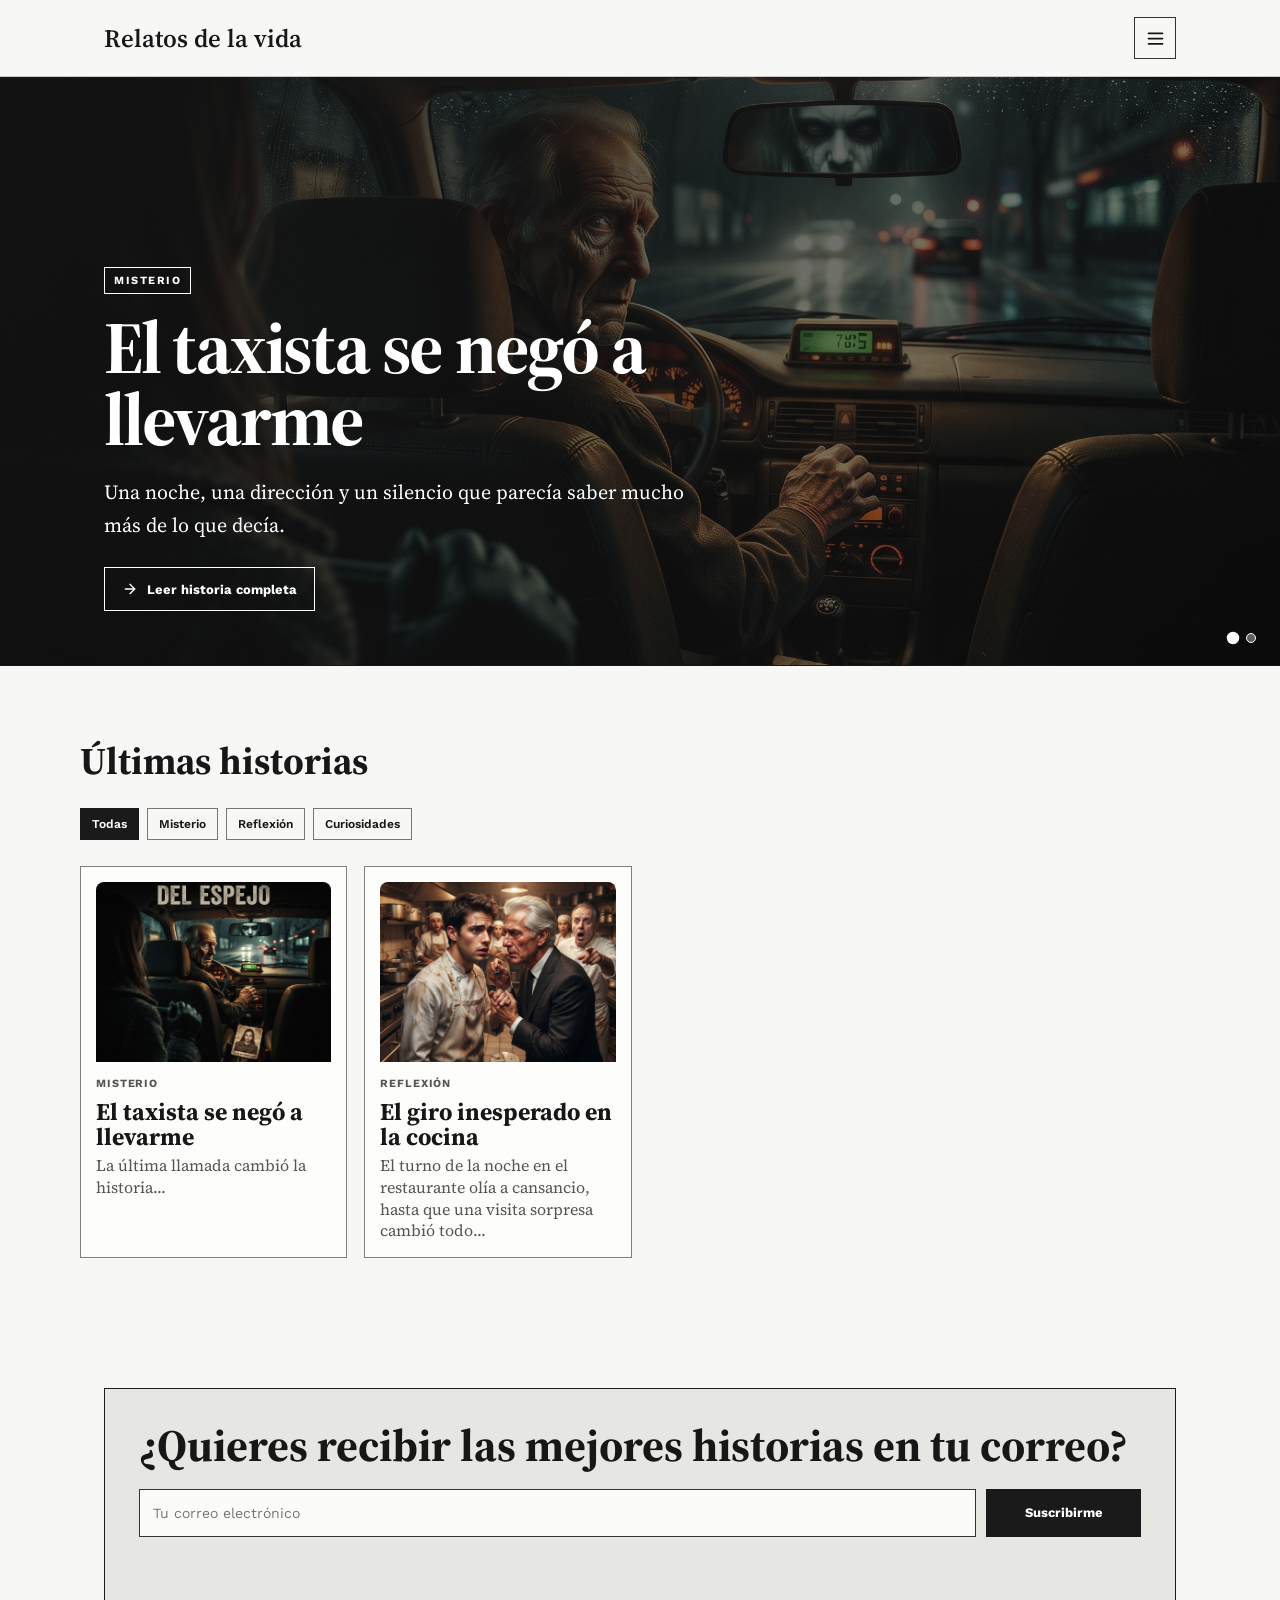
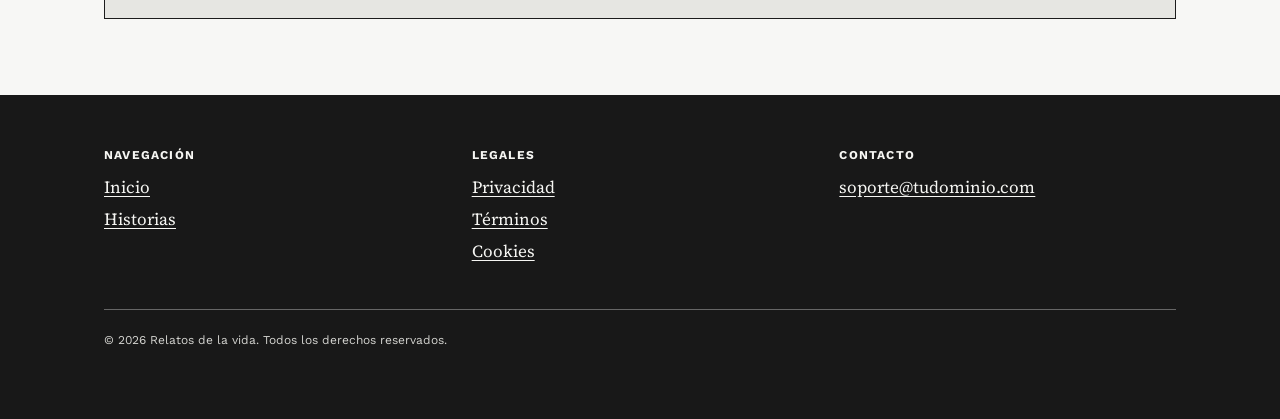
<file: index.html>
<!DOCTYPE html>
<html lang="es">
<head>
  <meta charset="UTF-8">
  <meta name="viewport" content="width=device-width, initial-scale=1.0">

  <!-- ← Cambia el título y la descripción por los reales de tu sitio -->
  <title>Relatos de la vida — Portal de Historias</title>
  <meta name="description" content="Descubre las historias más fascinantes del momento. Misterio, reflexión y curiosidades en un formato diseñado para leer en tu móvil.">

  <!-- Estilos -->
  <link rel="stylesheet" href="css/styles.css">

  <!-- Fuentes (Google Fonts) -->
  <link rel="preconnect" href="https://fonts.googleapis.com">
  <link rel="preconnect" href="https://fonts.gstatic.com" crossorigin>
  <link href="https://fonts.googleapis.com/css2?family=Source+Serif+Pro:ital,wght@0,400;0,600;0,700;1,400&family=Work+Sans:wght@400;500;600;700&display=swap" rel="stylesheet">
</head>
<body>
  <div class="app-shell">

    <!-- ================================================================
         HEADER FIJO
         El header es idéntico en todas las páginas del sitio.
         ================================================================ -->
    <header class="top-header">
      <div class="header-inner">
        <div class="header-brand">
          <!-- ← Cambia "Relatos de la vida" por el nombre real de tu sitio -->
          <h1 class="site-name"><a href="index.html">Relatos de la vida</a></h1>
        </div>
        <button id="menu-toggle" class="menu-toggle" type="button"
                aria-controls="main-menu" aria-expanded="false">
          <!-- Icono hamburguesa (SVG inline — sin dependencias externas) -->
          <svg xmlns="http://www.w3.org/2000/svg" viewBox="0 0 24 24" aria-hidden="true">
            <line x1="4" x2="20" y1="6" y2="6"/>
            <line x1="4" x2="20" y1="12" y2="12"/>
            <line x1="4" x2="20" y1="18" y2="18"/>
          </svg>
          <span class="sr-only">Abrir menú</span>
        </button>
      </div>
    </header>

    <!-- ================================================================
         MENÚ DESPLEGABLE
         En index.html usa <button> porque la navegación es interna (JS).
         En las páginas de historias usa <a> porque son enlaces reales.
         ================================================================ -->
    <nav id="main-menu" class="nav-panel" aria-label="Navegación principal">
      <button type="button" data-action="home">Inicio</button>
      <button type="button" data-action="stories">Historias</button>
      <button type="button" data-action="contact">Contacto</button>
    </nav>

    <!-- ================================================================
         CONTENIDO PRINCIPAL
         ================================================================ -->
    <main>

      <!-- ══════════════════════════════════════════════════════════════
           VISTA PRINCIPAL (HOME)
           Esta sección contiene: Hero + Grid + Suscripción
           ══════════════════════════════════════════════════════════════ -->
      <section id="home-view" class="view is-active" aria-label="Vista de inicio">

        <!-- ── HERO — Carrusel Automático de Historias ────────────────────────────── -->
        <section id="hero-section" class="hero">
          <div class="hero-content">
            <span id="hero-category" class="category-chip">Misterio</span>

            <div class="hero-copy">
              <h2 id="hero-title" class="hero-title">El taxista se negó a llevarme y entonces descubrí por qué...</h2>
              <p id="hero-excerpt" class="hero-excerpt">Una noche, una dirección y un silencio que parecía saber mucho más de lo que decía.</p>

              <a id="hero-link" href="historia-taxista.html" class="outline-button">
                <svg xmlns="http://www.w3.org/2000/svg" viewBox="0 0 24 24" aria-hidden="true">
                  <path d="M5 12h14"/><path d="m12 5 7 7-7 7"/>
                </svg>
                <span>Leer historia completa</span>
              </a>
            </div>
          </div>
          <div id="hero-dots" class="hero-dots"></div>
        </section>

        <!-- ── GRID DE HISTORIAS ─────────────────────────────────────── -->
        <section id="stories-section" class="content-width section-spacing">
          <div class="section-heading">
            <h2>Últimas historias</h2>
          </div>

          <!-- Filtros por categoría -->
          <div class="filter-row" aria-label="Filtrar historias">
            <button class="filter-button is-selected" type="button" data-filter="all">Todas</button>
            <button class="filter-button" type="button" data-filter="Misterio">Misterio</button>
            <button class="filter-button" type="button" data-filter="Reflexión">Reflexión</button>
            <button class="filter-button" type="button" data-filter="Curiosidades">Curiosidades</button>
          </div>

          <!-- ──────────────────────────────────────────────────────────
               TARJETAS DE HISTORIAS

               ★ CÓMO AÑADIR UNA NUEVA HISTORIA AL GRID ★

               Copia este bloque y pégalo dentro de #story-grid:

               <a class="story-card" href="historia-nueva.html" data-category="Misterio" data-image="images/historia-nueva.jpg" data-excerpt="Extracto de la historia...">
                 <img src="images/historia-nueva.jpg" alt="Título de la nueva historia" class="thumbnail">
                 <span class="story-meta">Misterio</span>
                 <h3>Título de la nueva historia</h3>
                 <p>Extracto breve que engancha al lector...</p>
               </a>
               ────────────────────────────────────────────────────────── -->
          <div id="story-grid" class="story-grid">

            <!-- Tarjeta 1 — Misterio (enlazada a historia real) -->
            <a class="story-card" href="historia-taxista.html" data-category="Misterio" data-image="images/taxista.jpg" data-excerpt="Una noche, una dirección y un silencio que parecía saber mucho más de lo que decía.">
              <img src="images/taxista.jpg" alt="El taxista se negó a llevarme" class="thumbnail">
              <span class="story-meta">Misterio</span>
              <h3>El taxista se negó a llevarme</h3>
              <p>La última llamada cambió la historia...</p>
            </a>
             
            <a class="story-card" href="historia-turno-noche.html" data-category="Reflexión" data-image="images/cocina-fogong.jpg" data-excerpt="El turno de la noche en el restaurante olía a cansancio, hasta que una visita sorpresa cambió todo...">
  <img src="images/cocina-fogong.jpg" alt="El giro inesperado en la cocina" class="thumbnail">
  <span class="story-meta">Reflexión</span>
  <h3>El giro inesperado en la cocina</h3>
  <p>El turno de la noche en el restaurante olía a cansancio, hasta que una visita sorpresa cambió todo...</p>
</a>
          </div>

          <p id="filter-status" class="filter-status" aria-live="polite"></p>
        </section>

        <!-- ── SUSCRIPCIÓN ──────────────────────────────────────────── -->
        <section class="content-width subscribe-section">
          <div class="subscribe-box">
            <h2 class="subscribe-heading">¿Quieres recibir las mejores historias en tu correo?</h2>
            <form id="subscribe-form" class="subscribe-form" novalidate>
              <label class="sr-only" for="email">Correo electrónico</label>
              <input id="email" class="email-input" type="email" autocomplete="email"
                     placeholder="Tu correo electrónico">
              <button class="solid-button" type="submit">Suscribirme</button>
            </form>
            <p id="subscribe-message" class="form-message" aria-live="polite"></p>
          </div>
        </section>

      </section>
      <!-- Fin de #home-view -->


      <!-- ══════════════════════════════════════════════════════════════
           VISTAS LEGALES (internas, controladas por JavaScript)

           Estas secciones se muestran/ocultan dentro de index.html.
           Desde las páginas de historias, se accede con enlaces tipo:
           index.html#privacy, index.html#terms, index.html#cookies
           ══════════════════════════════════════════════════════════════ -->

      <!-- ── Política de Privacidad ──────────────────────────────────── -->
      <section id="legal-privacy-view" class="view" aria-label="Política de Privacidad">
        <article class="legal-reading">
          <button class="back-button" type="button" data-action="legal-back">
            <svg xmlns="http://www.w3.org/2000/svg" viewBox="0 0 24 24" aria-hidden="true">
              <path d="m12 19-7-7 7-7"/><path d="M19 12H5"/>
            </svg>
            <span>Volver al inicio</span>
          </button>

          <h2 class="reading-title">Política de Privacidad</h2>

          <!-- ← Edita el contenido legal según tu jurisdicción -->
          <div class="legal-content">
            <p>En este sitio web respetamos y protegemos la privacidad de nuestros usuarios. La presente Política de Privacidad establece los términos en que recopilamos, usamos y protegemos la información que es proporcionada por los usuarios al utilizar nuestro sitio web.</p>

            <h3>Información que recabamos</h3>
            <p>Nuestro sitio web puede recopilar información personal, por ejemplo: nombre o dirección de correo electrónico únicamente cuando el usuario decida proporcionarla de forma voluntaria a través de nuestros formularios de contacto o suscripción. Asimismo, se recopila información técnica no personal de forma automática (como dirección IP, tipo de navegador y páginas visitadas) mediante cookies técnicas y herramientas de análisis para mejorar la experiencia de navegación.</p>

            <h3>Uso de la información</h3>
            <p>La información recopilada es empleada para proporcionar el mejor servicio posible, mantener un registro de usuarios, optimizar nuestros contenidos y mostrar publicidad relevante a través de nuestros socios comerciales autorizados. No vendemos, cederemos ni distribuimos la información personal que es recopilada sin su consentimiento.</p>

            <h3>Enlaces a terceros</h3>
            <p>Este sitio web puede contener enlaces a otros sitios que pudieran ser de su interés. Una vez que usted haga clic en estos enlaces y abandone nuestra página, ya no tenemos control sobre al sitio al que es redirigido y por lo tanto no nos hacemos responsables de los términos o privacidad ni de la protección de sus datos en esos sitios terceros.</p>
          </div>
        </article>
      </section>

      <!-- ── Términos y Condiciones ──────────────────────────────────── -->
      <section id="legal-terms-view" class="view" aria-label="Términos y Condiciones">
        <article class="legal-reading">
          <button class="back-button" type="button" data-action="legal-back">
            <svg xmlns="http://www.w3.org/2000/svg" viewBox="0 0 24 24" aria-hidden="true">
              <path d="m12 19-7-7 7-7"/><path d="M19 12H5"/>
            </svg>
            <span>Volver al inicio</span>
          </button>

          <h2 class="reading-title">Términos y Condiciones</h2>

          <div class="legal-content">
            <h3>1. Términos</h3>
            <p>Al acceder a este sitio web, usted acepta estar sujeto a estos Términos y Condiciones de uso, todas las leyes y regulaciones aplicables, y acepta que es responsable del cumplimiento de cualquier ley local aplicable. Si no está de acuerdo con alguno de estos términos, se le prohíbe usar o acceder a este sitio.</p>

            <h3>2. Propiedad Intelectual</h3>
            <p>Todo el contenido publicado en este portal, incluyendo textos, gráficos, logotipos, iconos e imágenes, es propiedad del sitio o de sus proveedores de contenido y está protegido por las leyes de propiedad intelectual internacionales. Queda estrictamente prohibida la reproducción total o parcial de los materiales sin autorización previa y por escrito.</p>

            <h3>3. Uso del sitio</h3>
            <p>El contenido de las páginas de este sitio web es para su información general y uso exclusivo. Está sujeto a cambios sin previo aviso. Este sitio utiliza sistemas publicitarios de terceros para monetizar el tráfico; el usuario reconoce y acepta que al hacer clic en determinados enlaces interactivos o botones de navegación, puede ser redirigido a plataformas publicitarias externas ajenas a nuestro control directo.</p>

            <h3>4. Limitación de responsabilidad</h3>
            <p>En ningún caso el propietario de este sitio web será responsable por daños directos, indirectos, incidentales o consecuentes que surjan del uso o de la imposibilidad de usar los materiales e historias presentadas en este portal.</p>
          </div>
        </article>
      </section>

      <!-- ── Política de Cookies ─────────────────────────────────────── -->
      <section id="legal-cookies-view" class="view" aria-label="Política de Cookies">
        <article class="legal-reading">
          <button class="back-button" type="button" data-action="legal-back">
            <svg xmlns="http://www.w3.org/2000/svg" viewBox="0 0 24 24" aria-hidden="true">
              <path d="m12 19-7-7 7-7"/><path d="M19 12H5"/>
            </svg>
            <span>Volver al inicio</span>
          </button>

          <h2 class="reading-title">Política de Cookies</h2>

          <div class="legal-content">
            <p>Este sitio web utiliza cookies para ayudarnos a mejorar su experiencia de navegación, personalizar contenidos, analizar el tráfico web y gestionar de forma adecuada la visualización de anuncios publicitarios adaptados a sus intereses.</p>

            <h3>¿Qué son las cookies?</h3>
            <p>Una cookie es un pequeño archivo de texto que se almacena en su navegador cuando visita casi cualquier página web. Su utilidad es que el sitio sea capaz de recordar su visita cuando vuelva a navegar por esta página.</p>

            <h3>Tipos de cookies que utilizamos</h3>
            <p><strong>Cookies técnicas y de funcionamiento:</strong> Necesarias para permitir la navegación correcta por el sitio web y el funcionamiento de las vistas interactivas.</p>
            <p><strong>Cookies de análisis y publicidad:</strong> Utilizadas por nuestros socios publicitarios de terceros para gestionar las impresiones de anuncios, medir el rendimiento de las campañas y ofrecer contenidos comerciales relevantes para el usuario.</p>

            <h3>Desactivación de cookies</h3>
            <p>Usted puede permitir, bloquear o eliminar las cookies instaladas en su equipo mediante la configuración de las opciones del navegador instalado en su dispositivo. Tenga en cuenta que la desactivación de ciertas cookies puede afectar la funcionalidad óptima de algunas secciones de este sitio web.</p>
          </div>
        </article>
      </section>

    </main>

    <!-- ================================================================
         FOOTER
         El footer es idéntico en todas las páginas.
         En index.html usa <button> para las acciones internas (JS).
         En las páginas de historias usa <a> con enlaces reales.
         ================================================================ -->
    <footer id="site-footer" class="site-footer">
      <div class="footer-inner">
        <div class="footer-grid">
          <section>
            <h3>Navegación</h3>
            <button class="footer-link" type="button" data-action="home">Inicio</button>
            <button class="footer-link" type="button" data-action="stories">Historias</button>
          </section>
          <section>
            <h3>Legales</h3>
            <button class="footer-link" type="button" data-action="privacy">Privacidad</button>
            <button class="footer-link" type="button" data-action="terms">Términos</button>
            <button class="footer-link" type="button" data-action="cookies">Cookies</button>
          </section>
          <section>
            <h3>Contacto</h3>
            <!-- ← Cambia este email por el real -->
            <a class="footer-link" href="mailto:soporte@tudominio.com">soporte@tudominio.com</a>
          </section>
        </div>
        <!-- ← Cambia el nombre y año del copyright -->
        <p class="footer-bottom">© 2026 Relatos de la vida. Todos los derechos reservados.</p>
        <p id="footer-message" class="context-message" aria-live="polite"></p>
      </div>
    </footer>

    <!-- Botón volver arriba -->
    <button id="top-button" class="top-button" type="button" aria-label="Volver arriba">
      <svg xmlns="http://www.w3.org/2000/svg" viewBox="0 0 24 24" aria-hidden="true">
        <path d="m5 12 7-7 7 7"/><path d="M12 19V5"/>
      </svg>
    </button>

  </div>

  <!-- JavaScript de la página principal -->
  <script src="js/main.js"></script>
</body>
</html>
</file>
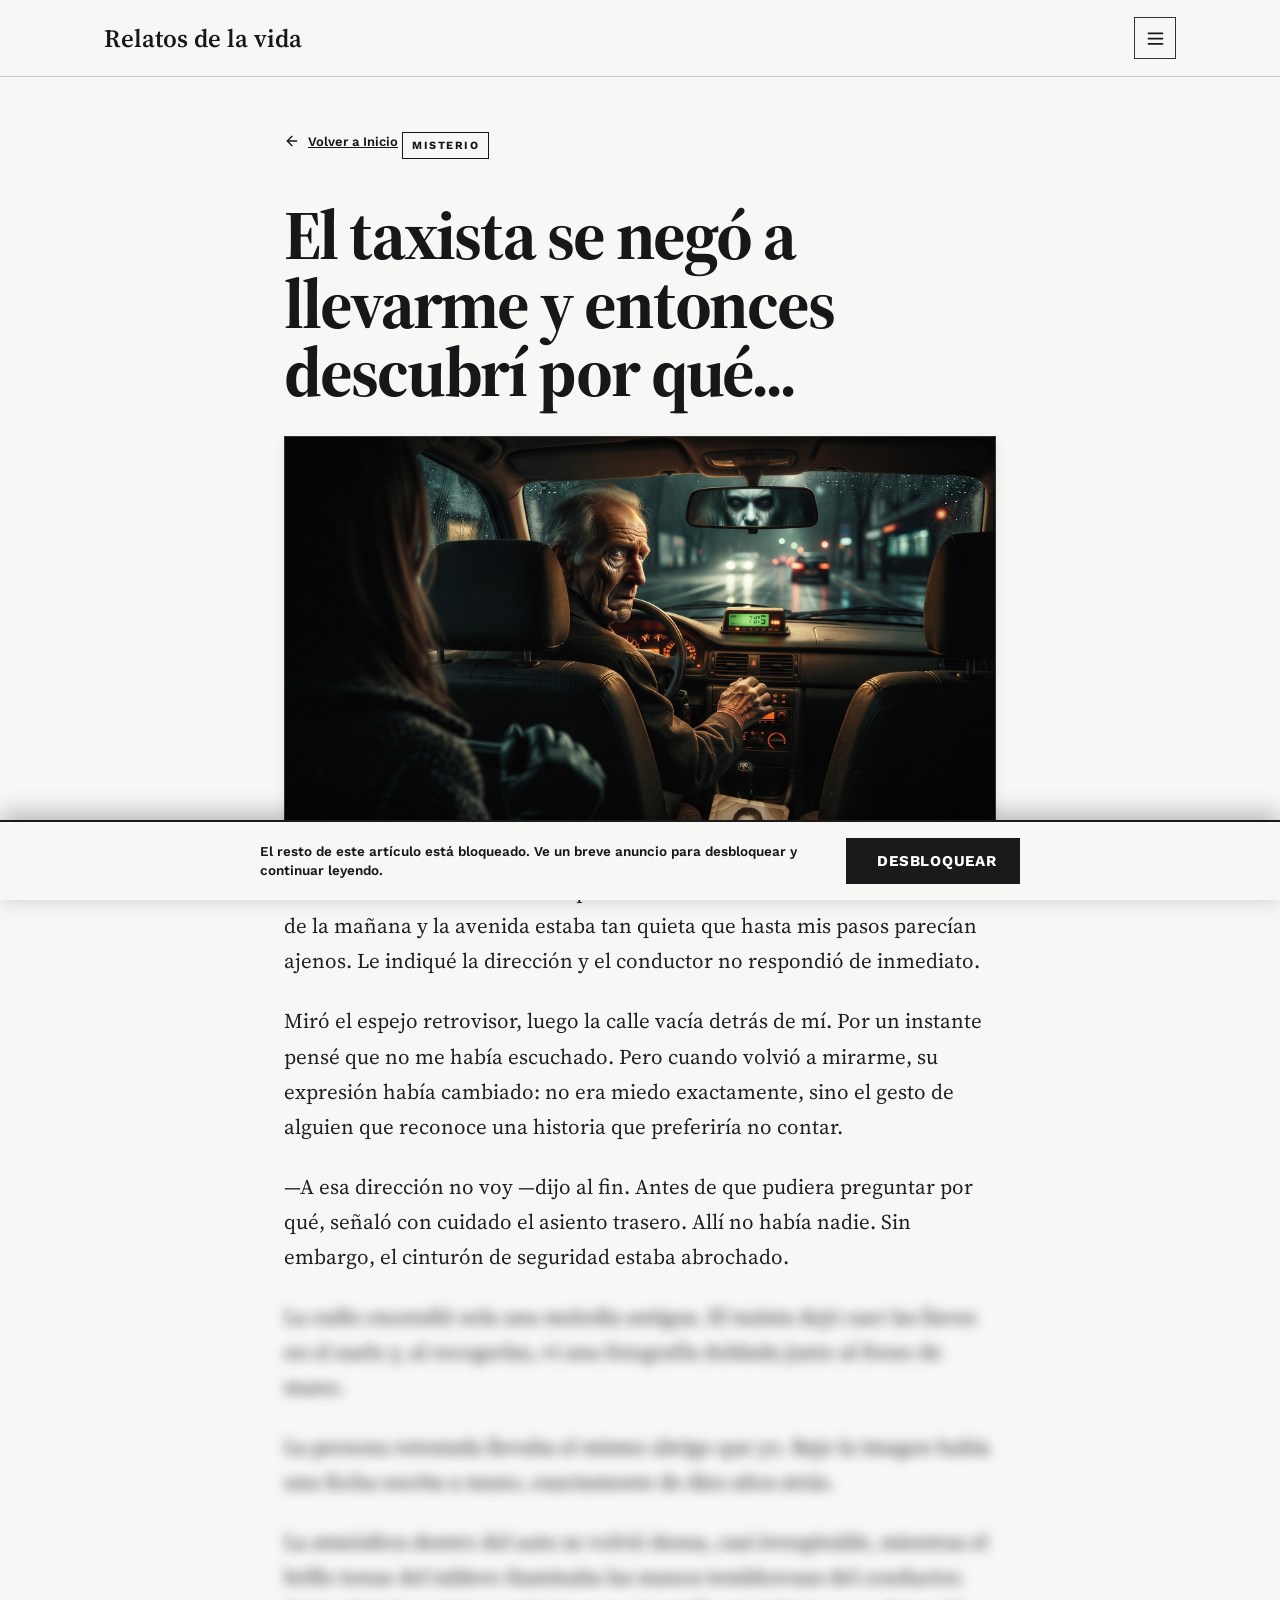
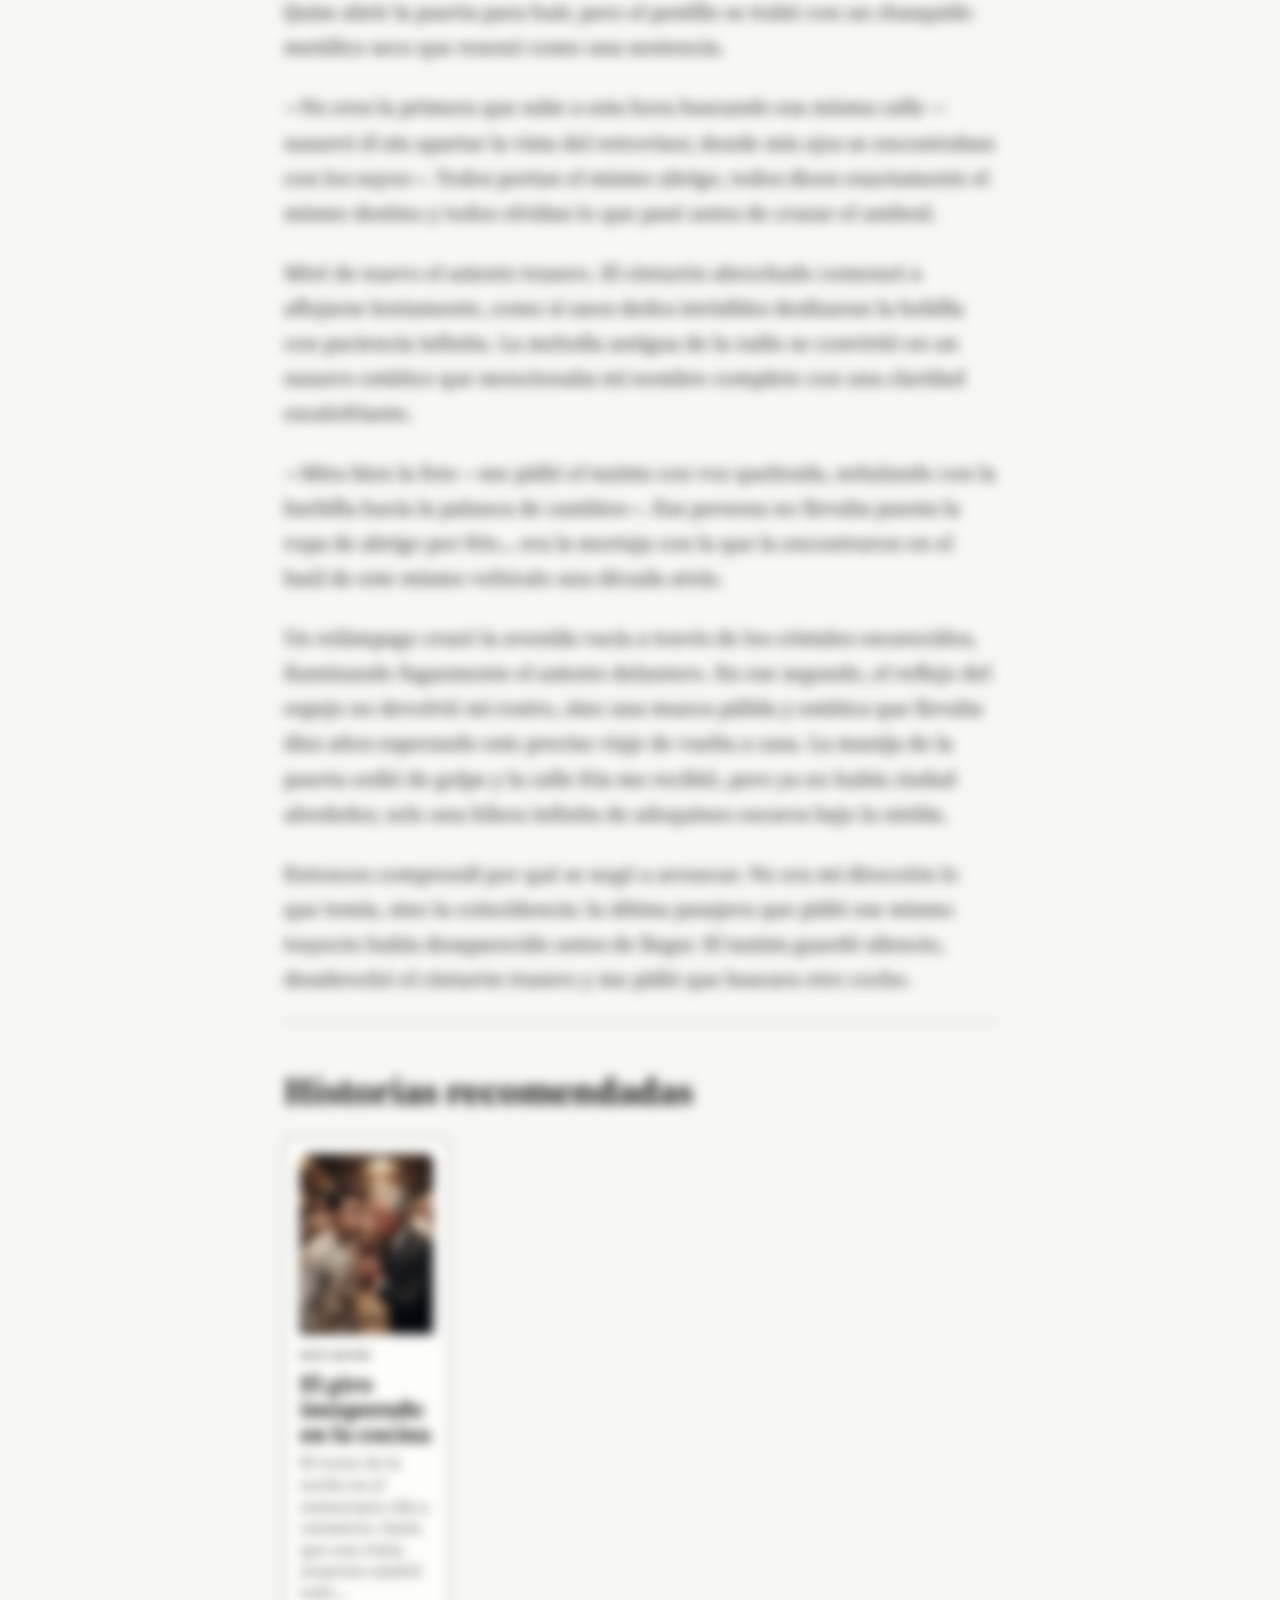
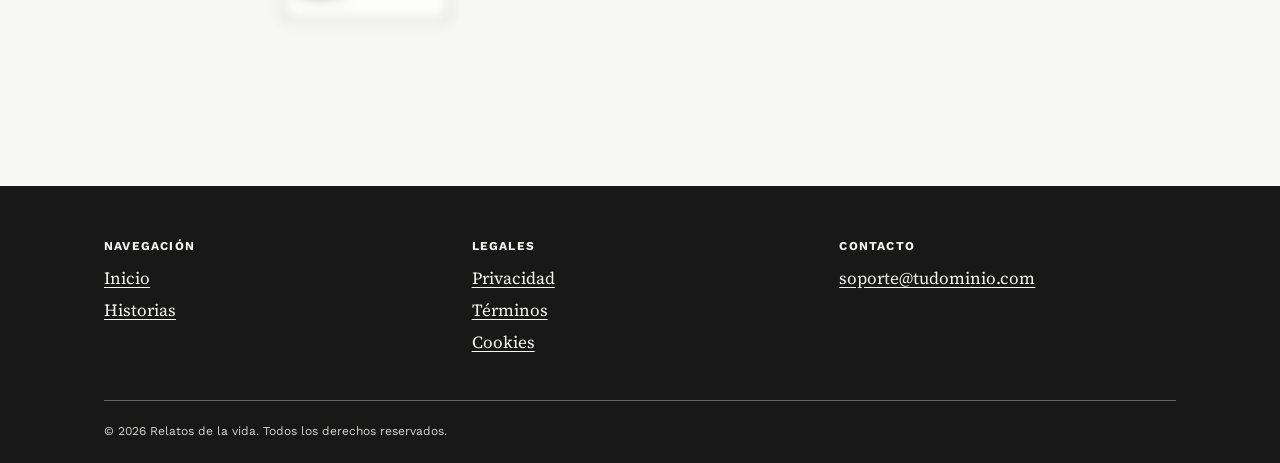
<file: historia-taxista.html>
<!DOCTYPE html>
<html lang="es">
<head>
  <meta charset="UTF-8">
  <meta name="viewport" content="width=device-width, initial-scale=1.0">
  <title>El taxista se negó a llevarme — Relatos de la vida</title>
  <meta name="description" content="Una noche, una dirección y un silencio que parecía saber mucho más de lo que decía. Descubre por qué el taxista se negó a llevarme.">

  <!-- Estilos -->
  <link rel="stylesheet" href="css/styles.css">

  <!-- Fuentes (Google Fonts) -->
  <link rel="preconnect" href="https://fonts.googleapis.com">
  <link rel="preconnect" href="https://fonts.gstatic.com" crossorigin>
  <link href="https://fonts.googleapis.com/css2?family=Source+Serif+Pro:ital,wght@0,400;0,600;0,700;1,400&family=Work+Sans:wght@400;500;600;700&display=swap" rel="stylesheet">
</head>
<body>
  <div class="app-shell">

    <!-- ================================================================
         HEADER FIJO
         ================================================================ -->
    <header class="top-header">
      <div class="header-inner">
        <div class="header-brand">
          <h1 class="site-name"><a href="index.html">Relatos de la vida</a></h1>
        </div>
        <button id="menu-toggle" class="menu-toggle" type="button"
                aria-controls="main-menu" aria-expanded="false">
          <svg xmlns="http://www.w3.org/2000/svg" viewBox="0 0 24 24" aria-hidden="true">
            <line x1="4" x2="20" y1="6" y2="6"/>
            <line x1="4" x2="20" y1="12" y2="12"/>
            <line x1="4" x2="20" y1="18" y2="18"/>
          </svg>
          <span class="sr-only">Abrir menú</span>
        </button>
      </div>
    </header>

    <nav id="main-menu" class="nav-panel" aria-label="Navegación principal">
      <a href="index.html">Inicio</a>
      <a href="index.html#stories-section">Historias</a>
      <a href="index.html#site-footer">Contacto</a>
    </nav>

    <!-- ================================================================
         HISTORIA: El taxista se negó a llevarme
         ================================================================ -->
    <main>
      <article class="story-reading">

        <a href="index.html" class="back-link">
          <svg xmlns="http://www.w3.org/2000/svg" viewBox="0 0 24 24" aria-hidden="true">
            <path d="m12 19-7-7 7-7"/><path d="M19 12H5"/>
          </svg>
          <span>Volver a Inicio</span>
        </a>

        <span class="category-chip">Misterio</span>

        <h2 class="reading-title">El taxista se negó a llevarme y entonces descubrí por qué...</h2>

        <!-- Imagen principal de la historia -->
        <img src="images/taxista.jpg" alt="El taxista se negó a llevarme" class="reading-image">

        <div class="reading-body">

          <!-- Párrafos visibles — contenido libre antes del muro de pago -->
          <p>El taxi frenó frente a mí con la puntualidad de una señal. Eran casi las dos de la mañana y la avenida estaba tan quieta que hasta mis pasos parecían ajenos. Le indiqué la dirección y el conductor no respondió de inmediato.</p>

          <p>Miró el espejo retrovisor, luego la calle vacía detrás de mí. Por un instante pensé que no me había escuchado. Pero cuando volvió a mirarme, su expresión había cambiado: no era miedo exactamente, sino el gesto de alguien que reconoce una historia que preferiría no contar.</p>

          <p>—A esa dirección no voy —dijo al fin. Antes de que pudiera preguntar por qué, señaló con cuidado el asiento trasero. Allí no había nadie. Sin embargo, el cinturón de seguridad estaba abrochado.</p>

        </div>

        <!-- ══════════════════════════════════════════════════════════════
             CONTENIDO BLOQUEADO POR DEFECTO (.locked-content)

             Incluye todo el texto posterior al corte Y las Historias Recomendadas.
             Tiene desenfoque total por defecto (filter: blur(6px); user-select: none; pointer-events: none;).
             Se desbloquea al hacer clic en 'Desbloquear' en la barra fija inferior.
             ══════════════════════════════════════════════════════════════ -->
        <div id="locked-content" class="locked-content">

          <div class="reading-body">
            <p>La radio encendió sola una melodía antigua. El taxista dejó caer las llaves en el suelo y, al recogerlas, vi una fotografía doblada junto al freno de mano.</p>
            <p>La persona retratada llevaba el mismo abrigo que yo. Bajo la imagen había una fecha escrita a mano, exactamente de diez años atrás.</p>
            <p>La atmósfera dentro del auto se volvió densa, casi irrespirable, mientras el brillo tenue del tablero iluminaba las manos temblorosas del conductor. Quise abrir la puerta para huir, pero el pestillo se trabó con un chasquido metálico seco que resonó como una sentencia.</p>
            <p>—No eres la primera que sube a esta hora buscando esa misma calle —susurró él sin apartar la vista del retrovisor, donde mis ojos se encontraban con los suyos—. Todos portan el mismo abrigo, todos dicen exactamente el mismo destino y todos olvidan lo que pasó antes de cruzar el umbral.</p>
            <p>Miré de nuevo el asiento trasero. El cinturón abrochado comenzó a aflojarse lentamente, como si unos dedos invisibles deslizaran la hebilla con paciencia infinita. La melodía antigua de la radio se convirtió en un susurro estático que mencionaba mi nombre completo con una claridad escalofriante.</p>
            <p>—Mira bien la foto —me pidió el taxista con voz quebrada, señalando con la barbilla hacia la palanca de cambios—. Esa persona no llevaba puesta la ropa de abrigo por frío... era la mortaja con la que la encontraron en el baúl de este mismo vehículo una década atrás.</p>
            <p>Un relámpago cruzó la avenida vacía a través de los cristales oscurecidos, iluminando fugazmente el asiento delantero. En ese segundo, el reflejo del espejo no devolvió mi rostro, sino una mueca pálida y estática que llevaba diez años esperando este preciso viaje de vuelta a casa. La manija de la puerta cedió de golpe y la calle fría me recibió, pero ya no había ciudad alrededor, solo una hilera infinita de adoquines oscuros bajo la niebla.</p>
            <p>Entonces comprendí por qué se negó a arrancar. No era mi dirección lo que temía, sino la coincidencia: la última pasajera que pidió ese mismo trayecto había desaparecido antes de llegar. El taxista guardó silencio, desabrochó el cinturón trasero y me pidió que buscara otro coche.</p>
          </div>

          <!-- BLOQUE DE HISTORIAS RECOMENDADAS (CARGADAS DINÁMICAMENTE POR JS) -->
          <section class="content-width section-spacing section-rule recommended-section">
            <div class="section-heading">
              <h2>Historias recomendadas</h2>
            </div>
            <!-- El script js/story.js inyecta aquí 2 historias aleatorias del sitio -->
            <div id="recommended-grid" class="story-grid recommended-grid"></div>
          </section>

        </div>
      </article>
    </main>

    <!-- ══════════════════════════════════════════════════════════════════
         BARRA FIJA INFERIOR DE DESBLOQUEO (STICKY UNLOCK BAR)

         Fija permanentemente en la parte inferior (position: fixed; bottom: 0; left: 0; z-index: 1000;).
         Al pulsar 'Desbloquear', abre el Smartlink de Adsterra en nueva pestaña y quita el desenfoque.
         ══════════════════════════════════════════════════════════════════ -->
    <div id="sticky-paywall-bar" class="sticky-paywall-bar">
      <div class="sticky-paywall-inner">
        <p class="paywall-notice">El resto de este artículo está bloqueado. Ve un breve anuncio para desbloquear y continuar leyendo.</p>
        <a id="unlock-button" class="solid-button unlock-button" href="https://www.profitableratecpmnetwork.com/nfcs8w2e?key=4e6da3fd855b201fe461162e58bdf42a" target="_blank" rel="noopener noreferrer">
          <svg xmlns="http://www.w3.org/2000/svg" viewBox="0 0 24 24" aria-hidden="true" width="16" height="16">
            <rect x="3" y="11" width="18" height="11" rx="2" ry="2"/>
            <path d="M7 11V7a5 5 0 0 1 10 0v4"/>
          </svg>
          <span>Desbloquear</span>
        </a>
      </div>
    </div>

    <!-- ================================================================
         FOOTER
         ================================================================ -->
    <footer id="site-footer" class="site-footer">
      <div class="footer-inner">
        <div class="footer-grid">
          <section>
            <h3>Navegación</h3>
            <a class="footer-link" href="index.html">Inicio</a>
            <a class="footer-link" href="index.html#stories-section">Historias</a>
          </section>
          <section>
            <h3>Legales</h3>
            <a class="footer-link" href="index.html#privacy">Privacidad</a>
            <a class="footer-link" href="index.html#terms">Términos</a>
            <a class="footer-link" href="index.html#cookies">Cookies</a>
          </section>
          <section>
            <h3>Contacto</h3>
            <a class="footer-link" href="mailto:soporte@tudominio.com">soporte@tudominio.com</a>
          </section>
        </div>
        <p class="footer-bottom">© 2026 Relatos de la vida. Todos los derechos reservados.</p>
      </div>
    </footer>

    <!-- Botón volver arriba -->
    <button id="top-button" class="top-button" type="button" aria-label="Volver arriba">
      <svg xmlns="http://www.w3.org/2000/svg" viewBox="0 0 24 24" aria-hidden="true">
        <path d="m5 12 7-7 7 7"/><path d="M12 19V5"/>
      </svg>
    </button>

  </div>

  <script src="js/story.js"></script>
  <script src="https://pl31148455.profitableratecpmnetwork.com/9c/38/32/9c3832dac023f18c009c848603248c66.js"></script>
</body>
</html>
</file>
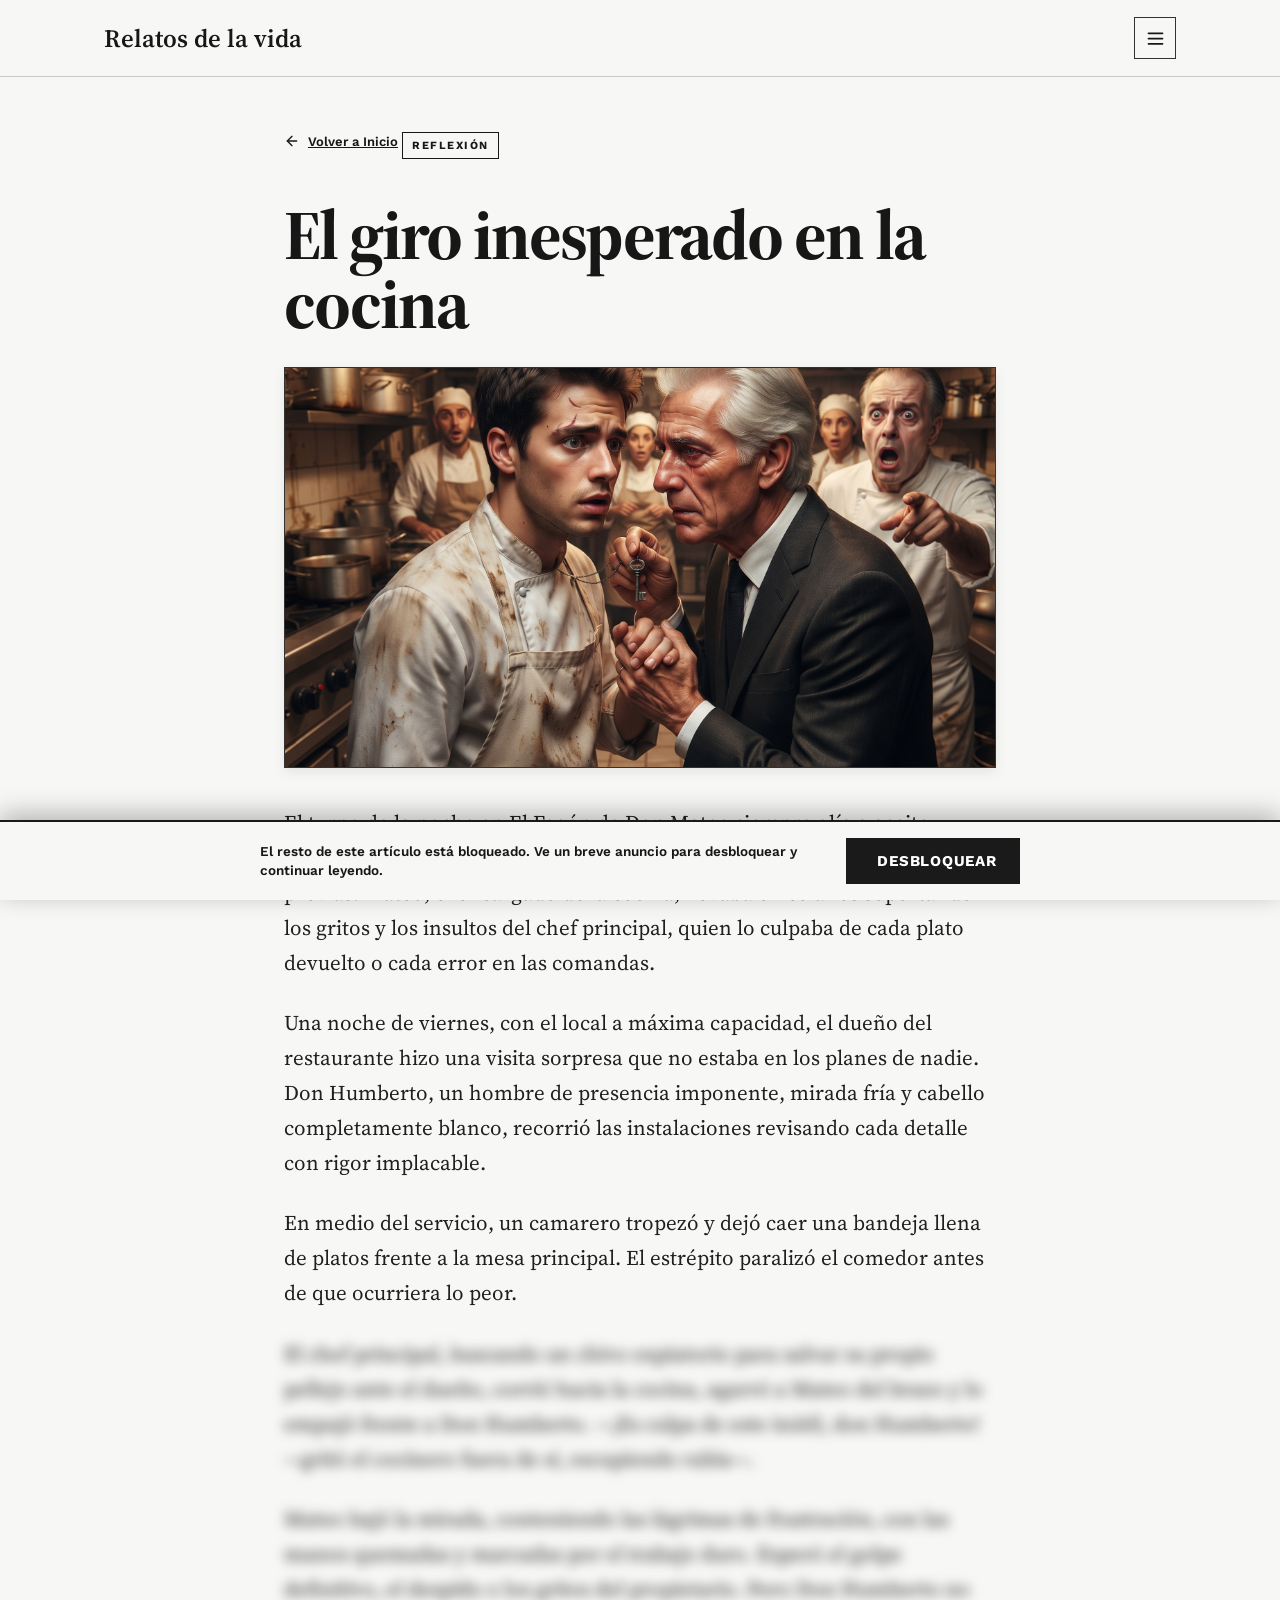
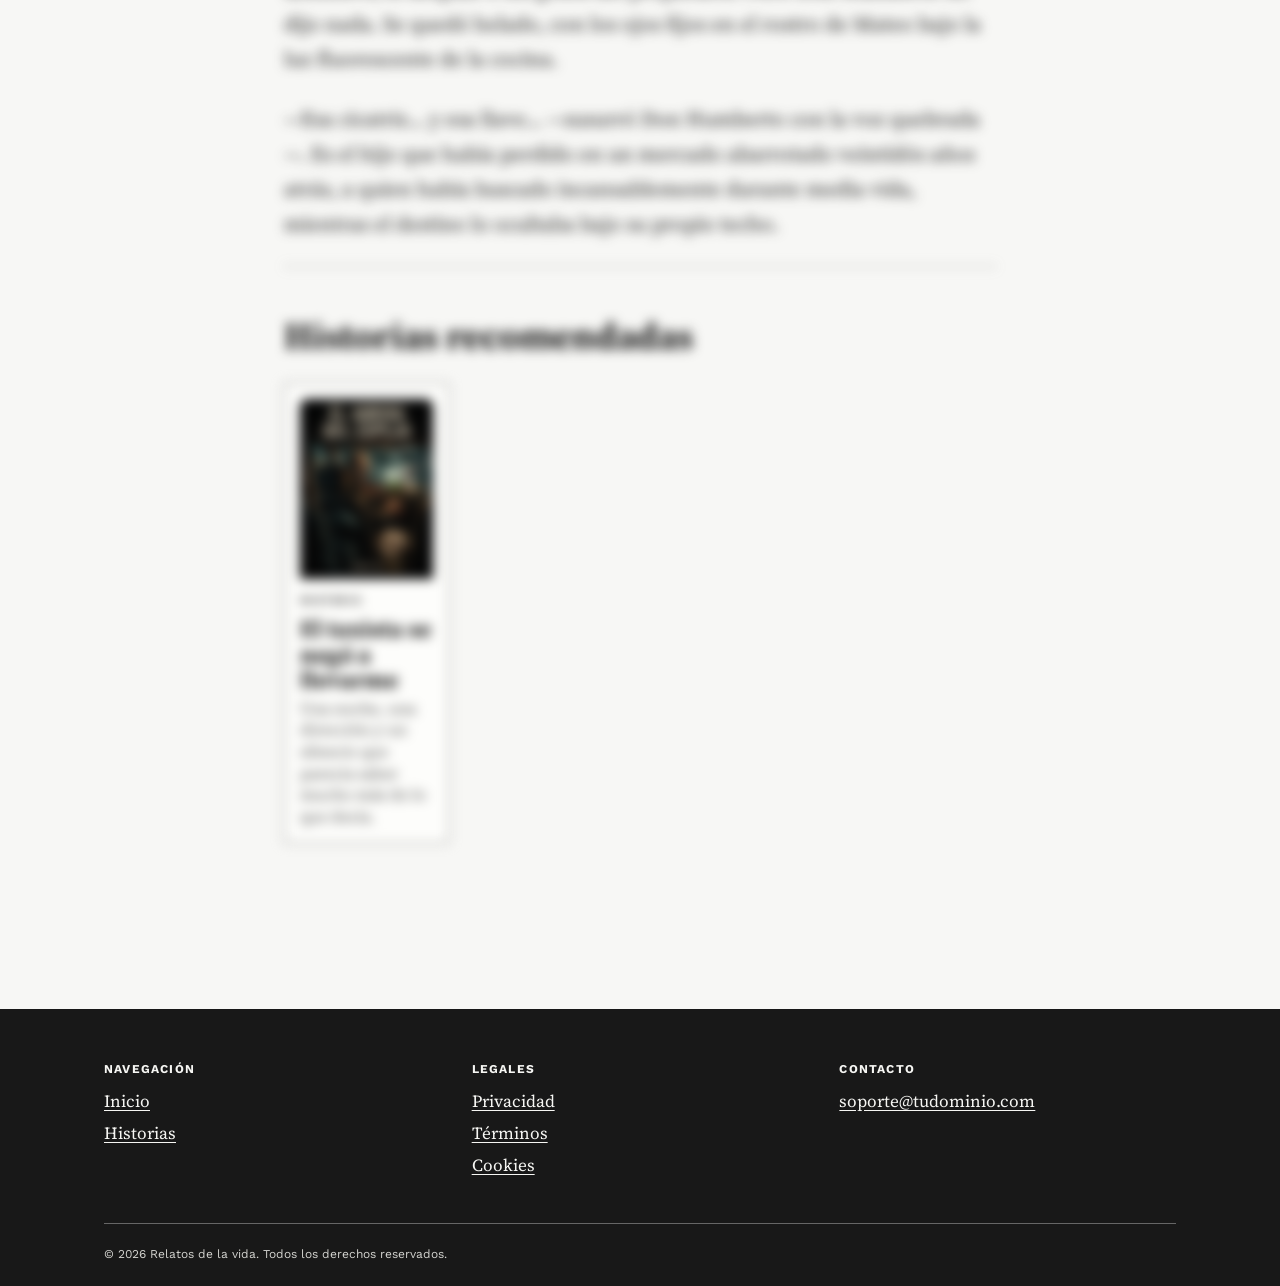
<file: historia-turno-noche.html>
<!DOCTYPE html>
<html lang="es">
<head>
  <meta charset="UTF-8">
  <meta name="viewport" content="width=device-width, initial-scale=1.0">

  <title>El giro inesperado en la cocina — Relatos de la vida</title>
  <meta name="description" content="Una noche de viernes cambió el destino de Mateo en la cocina de El Fogón de Don Mateo para siempre.">

  <!-- Estilos -->
  <link rel="stylesheet" href="css/styles.css">

  <!-- Fuentes (Google Fonts) -->
  <link rel="preconnect" href="https://fonts.googleapis.com">
  <link rel="preconnect" href="https://fonts.gstatic.com" crossorigin>
  <link href="https://fonts.googleapis.com/css2?family=Source+Serif+Pro:ital,wght@0,400;0,600;0,700;1,400&family=Work+Sans:wght@400;500;600;700&display=swap" rel="stylesheet">
</head>
<body>
  <div class="app-shell">

    <!-- HEADER FIJO -->
    <header class="top-header">
      <div class="header-inner">
        <div class="header-brand">
          <h1 class="site-name"><a href="index.html">Relatos de la vida</a></h1>
        </div>
        <button id="menu-toggle" class="menu-toggle" type="button" aria-controls="main-menu" aria-expanded="false">
          <svg xmlns="http://www.w3.org/2000/svg" viewBox="0 0 24 24" aria-hidden="true">
            <line x1="4" x2="20" y1="6" y2="6"/>
            <line x1="4" x2="20" y1="12" y2="12"/>
            <line x1="4" x2="20" y1="18" y2="18"/>
          </svg>
          <span class="sr-only">Abrir menú</span>
        </button>
      </div>
    </header>

    <!-- Menú desplegable -->
    <nav id="main-menu" class="nav-panel" aria-label="Navegación principal">
      <a href="index.html">Inicio</a>
      <a href="index.html#stories-section">Historias</a>
      <a href="index.html#site-footer">Contacto</a>
    </nav>

    <!-- CONTENIDO DE LA HISTORIA -->
    <main>
      <article class="story-reading">

        <a href="index.html" class="back-link">
          <svg xmlns="http://www.w3.org/2000/svg" viewBox="0 0 24 24" aria-hidden="true">
            <path d="m12 19-7-7 7-7"/><path d="M19 12H5"/>
          </svg>
          <span>Volver a Inicio</span>
        </a>

        <span class="category-chip">Reflexión</span>

        <h2 class="reading-title">El giro inesperado en la cocina</h2>

        <img src="images/cocina-fogong.jpg" alt="El giro inesperado en la cocina" class="reading-image">

        <!-- CUERPO VISIBLE (ANTES DEL MURO) -->
        <div class="reading-body">
          <p>El turno de la noche en El Fogón de Don Mateo siempre olía a aceite quemado, cebolla marchita y al cansancio acumulado de las doce horas previas. Mateo, el encargado de la cocina, llevaba cinco años soportando los gritos y los insultos del chef principal, quien lo culpaba de cada plato devuelto o cada error en las comandas.</p>

          <p>Una noche de viernes, con el local a máxima capacidad, el dueño del restaurante hizo una visita sorpresa que no estaba en los planes de nadie. Don Humberto, un hombre de presencia imponente, mirada fría y cabello completamente blanco, recorrió las instalaciones revisando cada detalle con rigor implacable.</p>

          <p>En medio del servicio, un camarero tropezó y dejó caer una bandeja llena de platos frente a la mesa principal. El estrépito paralizó el comedor antes de que ocurriera lo peor.</p>
        </div>

        <!-- CONTENIDO BLOQUEADO (.locked-content) -->
        <div id="locked-content" class="locked-content">

          <div class="reading-body">
            <p>El chef principal, buscando un chivo expiatorio para salvar su propio pellejo ante el dueño, corrió hacia la cocina, agarró a Mateo del brazo y lo empujó frente a Don Humberto. —¡Es culpa de este inútil, don Humberto! —gritó el cocinero fuera de sí, escupiendo rabia—.</p>

            <p>Mateo bajó la mirada, conteniendo las lágrimas de frustración, con las manos quemadas y marcadas por el trabajo duro. Esperó el golpe definitivo, el despido o los gritos del propietario. Pero Don Humberto no dijo nada. Se quedó helado, con los ojos fijos en el rostro de Mateo bajo la luz fluorescente de la cocina.</p>

            <p>—Esa cicatriz... y esa llave... —susurró Don Humberto con la voz quebrada—. Es el hijo que había perdido en un mercado abarrotado veintidós años atrás, a quien había buscado incansablemente durante media vida, mientras el destino lo ocultaba bajo su propio techo.</p>
          </div>

          <!-- HISTORIAS RECOMENDADAS (DINÁMICAS) -->
          <section class="content-width section-spacing section-rule recommended-section">
            <div class="section-heading">
              <h2>Historias recomendadas</h2>
            </div>
            <div id="recommended-grid" class="story-grid recommended-grid"></div>
          </section>

        </div>
      </article>
    </main>

    <!-- BARRA FIJA INFERIOR -->
    <div id="sticky-paywall-bar" class="sticky-paywall-bar">
      <div class="sticky-paywall-inner">
        <p class="paywall-notice">El resto de este artículo está bloqueado. Ve un breve anuncio para desbloquear y continuar leyendo.</p>
        <a id="unlock-button" class="solid-button unlock-button" href="https://www.profitableratecpmnetwork.com/nfcs8w2e?key=4e6da3fd855b201fe461162e58bdf42a" target="_blank" rel="noopener noreferrer">
          <svg xmlns="http://www.w3.org/2000/svg" viewBox="0 0 24 24" aria-hidden="true" width="16" height="16">
            <rect x="3" y="11" width="18" height="11" rx="2" ry="2"/>
            <path d="M7 11V7a5 5 0 0 1 10 0v4"/>
          </svg>
          <span>Desbloquear</span>
        </a>
      </div>
    </div>

    <!-- FOOTER -->
    <footer id="site-footer" class="site-footer">
      <div class="footer-inner">
        <div class="footer-grid">
          <section>
            <h3>Navegación</h3>
            <a class="footer-link" href="index.html">Inicio</a>
            <a class="footer-link" href="index.html#stories-section">Historias</a>
          </section>
          <section>
            <h3>Legales</h3>
            <a class="footer-link" href="index.html#privacy">Privacidad</a>
            <a class="footer-link" href="index.html#terms">Términos</a>
            <a class="footer-link" href="index.html#cookies">Cookies</a>
          </section>
          <section>
            <h3>Contacto</h3>
            <a class="footer-link" href="mailto:soporte@tudominio.com">soporte@tudominio.com</a>
          </section>
        </div>
        <p class="footer-bottom">© 2026 Relatos de la vida. Todos los derechos reservados.</p>
      </div>
    </footer>

    <button id="top-button" class="top-button" type="button" aria-label="Volver arriba">
      <svg xmlns="http://www.w3.org/2000/svg" viewBox="0 0 24 24" aria-hidden="true">
        <path d="m5 12 7-7 7 7"/><path d="M12 19V5"/>
      </svg>
    </button>

  </div>

  <script src="js/story.js"></script>
  <script src="https://pl31148455.profitableratecpmnetwork.com/9c/38/32/9c3832dac023f18c009c848603248c66.js"></script>
</body>
</html>
</file>
<file: css/styles.css>
/* ==========================================================================
   PORTAL DE HISTORIAS — Hoja de estilos principal
   Estética: Minimalista, editorial, Mobile-First
   Fuentes: Source Serif Pro (cuerpo) + Work Sans (UI/navegación)

   ÍNDICE:
   1.  Variables y Reset
   2.  Layout
   3.  Tipografía
   4.  Header fijo
   5.  Menú desplegable
   6.  Contenido principal y vistas
   7.  Hero
   8.  Grid de historias y filtros
   9.  Suscripción
   10. Vista de lectura (historias)
   11. Muro de pago (blur / paywall falso)
   12. Páginas legales
   13. Footer
   14. Botón volver arriba
   15. Media Queries — Responsive
   ========================================================================== */


/* --------------------------------------------------------------------------
   1. VARIABLES Y RESET
   -------------------------------------------------------------------------- */
:root {
  --ink: #171717;
  --muted: #666666;
  --line: #c9c9c9;
  --paper: #f7f7f5;
  --dark: #181818;
  --soft: #ececea;
}

*,
*::before,
*::after {
  box-sizing: border-box;
}

html {
  scroll-behavior: smooth;
}

body {
  margin: 0;
  font-family: "Source Serif Pro", serif;
  color: var(--ink);
  background: var(--paper);
}

button,
input,
textarea {
  font: inherit;
}

button {
  cursor: pointer;
}

button:focus-visible,
a:focus-visible,
input:focus-visible {
  outline: 3px solid #111111;
  outline-offset: 3px;
}

/* Screen reader only — accesibilidad */
.sr-only {
  position: absolute;
  width: 1px;
  height: 1px;
  padding: 0;
  margin: -1px;
  overflow: hidden;
  clip: rect(0, 0, 0, 0);
  white-space: nowrap;
  border: 0;
}


/* --------------------------------------------------------------------------
   2. LAYOUT
   -------------------------------------------------------------------------- */
.app-shell {
  width: 100%;
  min-height: 100vh;
}

.content-width {
  max-width: 1120px;
  margin: 0 auto;
  padding: 0 24px;
}

.section-spacing {
  padding: 76px 0;
}

.section-rule {
  border-top: 1px dashed #777;
}


/* --------------------------------------------------------------------------
   3. TIPOGRAFÍA
   -------------------------------------------------------------------------- */
.editorial-sans {
  font-family: "Work Sans", sans-serif;
}


/* --------------------------------------------------------------------------
   4. HEADER FIJO
   -------------------------------------------------------------------------- */
.top-header {
  position: fixed;
  z-index: 40;
  top: 0;
  left: 0;
  width: 100%;
  border-bottom: 1px solid var(--line);
  background: rgba(247, 247, 245, .96);
  backdrop-filter: blur(10px);
}

.header-inner {
  max-width: 1120px;
  margin: 0 auto;
  min-height: 76px;
  padding: 0 24px;
  display: flex;
  align-items: center;
  justify-content: space-between;
  gap: 16px;
}

.header-brand {
  display: flex;
  align-items: center;
  gap: 16px;
}

.site-name {
  margin: 0;
  font-size: 25px;
  line-height: 1;
  font-weight: 600;
  color: var(--ink);
}

.site-name a {
  color: inherit;
  text-decoration: none;
}

.menu-toggle {
  width: 42px;
  height: 42px;
  display: grid;
  place-items: center;
  border: 1px solid #333;
  background: transparent;
  color: #171717;
  transition: background .2s ease, color .2s ease;
}

.menu-toggle:hover {
  background: #171717;
  color: #ffffff;
}

/* Estilos base para SVG inline de iconos */
.menu-toggle svg,
.back-link svg,
.back-button svg,
.outline-button svg,
.top-button svg {
  width: 16px;
  height: 16px;
  stroke: currentColor;
  stroke-width: 2;
  stroke-linecap: round;
  stroke-linejoin: round;
  fill: none;
}

.menu-toggle svg {
  width: 21px;
  height: 21px;
}

.top-button svg {
  width: 20px;
  height: 20px;
}


/* --------------------------------------------------------------------------
   5. MENÚ DESPLEGABLE
   -------------------------------------------------------------------------- */
.nav-panel {
  position: fixed;
  z-index: 35;
  top: 76px;
  right: 16px;
  width: min(330px, calc(100% - 32px));
  padding: 12px;
  border: 1px solid #222;
  background: #f7f7f5;
  box-shadow: 8px 8px 0 #d1d1ce;
  transform: translateY(-12px);
  opacity: 0;
  visibility: hidden;
  transition: .22s ease;
}

.nav-panel.is-open {
  opacity: 1;
  visibility: visible;
  transform: translateY(0);
}

/* Estilos compartidos para <a> y <button> dentro del menú */
.nav-panel a,
.nav-panel button {
  width: 100%;
  display: flex;
  align-items: center;
  padding: 12px 10px;
  border: 0;
  border-bottom: 1px solid #d4d4d1;
  background: transparent;
  text-align: left;
  font-family: "Work Sans", sans-serif;
  font-size: 16px;
  font-weight: 600;
  color: var(--ink);
  text-decoration: none;
  transition: background .18s ease, padding-left .18s ease;
}

.nav-panel a:hover,
.nav-panel button:hover {
  background: #e4e4e1;
  padding-left: 16px;
}


/* --------------------------------------------------------------------------
   6. CONTENIDO PRINCIPAL Y VISTAS
   -------------------------------------------------------------------------- */
main {
  padding-top: 76px;
}

/* Sistema de vistas para navegación interna (legales en index.html) */
.view {
  display: none;
}

.view.is-active {
  display: block;
  animation: appear .35s ease both;
}

@keyframes appear {
  from {
    opacity: 0;
    transform: translateY(8px);
  }
  to {
    opacity: 1;
    transform: translateY(0);
  }
}


/* --------------------------------------------------------------------------
   7. HERO
   -------------------------------------------------------------------------- */
.hero {
  min-height: 530px;
  display: flex;
  align-items: flex-end;
  position: relative;
  overflow: hidden;
  border-bottom: 1px solid var(--ink);
  background:
    linear-gradient(135deg, rgba(20,20,20,.88), rgba(20,20,20,.32)),
    repeating-linear-gradient(-45deg, #bdbdb9 0, #bdbdb9 1px, #e6e6e2 1px, #e6e6e2 11px);
  background-size: cover;
  background-position: center;
  transition: background-image 0.6s ease-in-out;
}

/* Indicadores de carrusel (puntos) */
.hero-dots {
  position: absolute;
  bottom: 22px;
  right: 24px;
  display: flex;
  gap: 8px;
  z-index: 10;
}

.hero-dot {
  width: 10px;
  height: 10px;
  border-radius: 50%;
  border: 1px solid #ffffff;
  background: rgba(255, 255, 255, 0.35);
  cursor: pointer;
  padding: 0;
  transition: background 0.3s ease, transform 0.3s ease;
}

.hero-dot.is-active {
  background: #ffffff;
  transform: scale(1.25);
}

.hero-content {
  position: relative;
  width: 100%;
  max-width: 1120px;
  margin: 0 auto;
  padding: 70px 24px 54px;
  color: white;
}

.category-chip {
  display: inline-block;
  padding: 6px 9px;
  border: 1px solid currentColor;
  font-family: "Work Sans", sans-serif;
  font-size: 11px;
  font-weight: 700;
  letter-spacing: .14em;
  text-transform: uppercase;
}

.hero-copy {
  max-width: 690px;
  margin-top: 17px;
}

.hero-title {
  margin: 0;
  font-size: clamp(40px, 7vw, 74px);
  line-height: .98;
  letter-spacing: -.03em;
}

.hero-excerpt {
  margin-top: 20px;
  margin-bottom: 0;
  max-width: 590px;
  font-size: 20px;
  line-height: 1.625;
}

.outline-button {
  display: inline-flex;
  align-items: center;
  justify-content: center;
  gap: 9px;
  margin-top: 26px;
  padding: 13px 17px;
  border: 1px solid currentColor;
  background: transparent;
  color: inherit;
  font-family: "Work Sans", sans-serif;
  font-size: 13px;
  font-weight: 700;
  text-decoration: none;
  transition: background .2s, color .2s;
}

.outline-button:hover {
  background: white;
  color: #171717;
}


/* --------------------------------------------------------------------------
   8. GRID DE HISTORIAS Y FILTROS
   -------------------------------------------------------------------------- */
.section-heading {
  display: flex;
  justify-content: space-between;
  align-items: baseline;
  gap: 16px;
  margin-bottom: 28px;
}

.section-heading h2 {
  margin: 0;
  font-size: 38px;
  line-height: 1;
}

.feed-note {
  font-family: "Work Sans", sans-serif;
  font-size: 11px;
  font-weight: 700;
  text-transform: uppercase;
  letter-spacing: .12em;
  color: var(--muted);
}

.filter-row {
  display: flex;
  flex-wrap: wrap;
  gap: 8px;
  margin-bottom: 26px;
}

.filter-button {
  padding: 8px 11px;
  border: 1px solid #777;
  background: transparent;
  font-family: "Work Sans", sans-serif;
  font-size: 12px;
  font-weight: 600;
  color: var(--ink);
  transition: .18s;
}

.filter-button:hover,
.filter-button.is-selected {
  background: #1a1a1a;
  color: white;
  border-color: #1a1a1a;
}

.story-grid {
  display: grid;
  grid-template-columns: 1fr;
  gap: 17px;
}

/* ──────────────────────────────────────────────────────────────────────────
   TARJETAS DE HISTORIAS

   Cada tarjeta es un <a> que enlaza a la página HTML de la historia.
   Para añadir una nueva tarjeta, duplica el bloque HTML de una tarjeta
   existente en index.html y cambia: href, data-category, miniatura,
   categoría visible, título y extracto.
   ────────────────────────────────────────────────────────────────────────── */
.story-card {
  min-height: 250px;
  display: flex;
  flex-direction: column;
  padding: 15px;
  border: 1px solid #808080;
  background: #fdfdfb;
  text-align: left;
  text-decoration: none;
  color: var(--ink);
  transition: transform .2s ease, box-shadow .2s ease;
}

.story-card:hover {
  transform: translate(-4px, -4px);
  box-shadow: 5px 5px 0 #a6a6a2;
}

.story-card[hidden] {
  display: none;
}

.story-card img,
.thumbnail {
  width: 100%;
  height: 180px;
  object-fit: cover;
  border-radius: 8px 8px 0 0;
  display: block;
  margin-bottom: 15px;
}

div.thumbnail {
  display: grid;
  place-items: center;
  border: 1px dashed #555;
  background: repeating-linear-gradient(45deg, #e4e4e1 0, #e4e4e1 8px, #f7f7f5 8px, #f7f7f5 16px);
  color: #555;
  font-family: "Work Sans", sans-serif;
  font-size: 10px;
  font-weight: 700;
  letter-spacing: .09em;
  text-transform: uppercase;
}

.story-meta {
  font-family: "Work Sans", sans-serif;
  font-size: 11px;
  font-weight: 700;
  letter-spacing: .08em;
  text-transform: uppercase;
  color: #555;
}

.story-card h3 {
  margin: 9px 0 6px;
  font-size: 24px;
  line-height: 1.05;
}

.story-card p {
  margin: 0;
  color: #555;
  font-size: 16px;
  line-height: 1.35;
}

.filter-status {
  min-height: 24px;
  margin-top: 17px;
  color: #555;
  font-family: "Work Sans", sans-serif;
  font-size: 13px;
}


/* --------------------------------------------------------------------------
   9. SUSCRIPCIÓN
   -------------------------------------------------------------------------- */
.subscribe-section {
  padding-bottom: 76px;
}

.subscribe-box {
  padding: 34px;
  border: 1px solid #1c1c1c;
  background: #e6e6e2;
}

.subscribe-heading {
  margin: 0;
  font-size: clamp(29px, 5vw, 45px);
  line-height: 1.02;
}

.subscribe-form {
  display: flex;
  flex-direction: column;
  gap: 10px;
  margin-top: 20px;
}

.email-input {
  min-height: 48px;
  padding: 0 13px;
  border: 1px solid #333;
  background: #fbfbf8;
  font-family: "Work Sans", sans-serif;
  font-size: 14px;
  color: var(--ink);
}

.solid-button {
  min-height: 48px;
  padding: 0 18px;
  border: 1px solid #1a1a1a;
  background: #1a1a1a;
  color: white;
  font-family: "Work Sans", sans-serif;
  font-size: 13px;
  font-weight: 700;
  transition: .2s;
}

.solid-button:hover {
  background: #444;
}

.form-message,
.context-message {
  min-height: 22px;
  margin-top: 12px;
  font-family: "Work Sans", sans-serif;
  font-size: 13px;
  line-height: 1.45;
}


/* --------------------------------------------------------------------------
   10. VISTA DE LECTURA (HISTORIAS)
   -------------------------------------------------------------------------- */
.story-reading {
  max-width: 760px;
  margin: 0 auto;
  padding: 56px 24px 90px;
}

.back-link {
  display: inline-flex;
  gap: 8px;
  align-items: center;
  margin-bottom: 34px;
  padding: 0;
  background: transparent;
  font-family: "Work Sans", sans-serif;
  font-size: 13px;
  font-weight: 600;
  color: var(--ink);
  text-decoration: underline;
}

.reading-title {
  margin: 17px 0 30px;
  font-size: clamp(38px, 7vw, 70px);
  line-height: .98;
  letter-spacing: -.03em;
}

/* Regla responsiva global para todas las imágenes */
img {
  max-width: 100%;
  height: auto;
  display: block;
}

.reading-image {
  width: 100%;
  max-width: 100%;
  height: auto;
  max-height: 420px;
  aspect-ratio: 16 / 9;
  object-fit: cover;
  display: block;
  margin: 0 0 37px;
  border: 1px solid #333;
  background-color: #e4e4e1;
  box-shadow: 0 4px 12px rgba(0, 0, 0, 0.08);
}

.reading-body {
  font-size: 21px;
  line-height: 1.67;
  color: #202020;
}

.reading-body p {
  margin: 0 0 25px;
}


/* --------------------------------------------------------------------------
   11. MURO DE PAGO Y CONTENIDO BLOQUEADO (.locked-content)
   -------------------------------------------------------------------------- */

/* Contenedor posterior al corte: desenfoque total, sin selección ni clics */
.locked-content {
  filter: blur(6px);
  user-select: none;
  pointer-events: none;
  transition: filter 0.4s ease;
  overflow: hidden;
}

/* Estado desbloqueado activado por JavaScript */
.locked-content.is-unlocked {
  filter: none;
  user-select: auto;
  pointer-events: auto;
}

/* Barra fija inferior (Sticky / Fixed Unlock Bar) — Oculta al inicio */
.sticky-paywall-bar {
  position: fixed;
  bottom: 0;
  left: 0;
  width: 100%;
  z-index: 999999 !important;
  background: #f7f7f5;
  border-top: 2px solid #1a1a1a;
  box-shadow: 0 -6px 24px rgba(0, 0, 0, 0.28);
  padding: 16px 20px calc(16px + env(safe-area-inset-bottom, 0px));
  opacity: 0;
  visibility: hidden;
  pointer-events: none;
  transform: translateY(20px);
  transition: opacity 0.35s ease, transform 0.35s ease, visibility 0.35s ease;
}

/* Ocultar insignia flotante "Powered by Netlify" y widgets inyectados */
#netlify-deploy-badge,
[data-netlify-deploy-badge],
.netlify-badge,
[class*="netlify-badge"],
[id*="netlify-badge"],
netlify-drawer,
[data-netlify-drawer],
iframe#netlify-drawer,
iframe[src*="netlify"],
div[id*="netlify"],
a[href*="netlify.com"][style*="fixed"],
a[href*="netlify.com"][style*="absolute"],
a[href*="netlify.com/netlify-badge"],
a[href*="netlify.app"][style*="fixed"] {
  display: none !important;
  visibility: hidden !important;
  opacity: 0 !important;
  pointer-events: none !important;
  z-index: -9999 !important;
  position: absolute !important;
  top: -9999px !important;
  left: -9999px !important;
  width: 0 !important;
  height: 0 !important;
  overflow: hidden !important;
}

/* Estado visible activado al hacer scroll y alcanzar el contenido bloqueado */
.sticky-paywall-bar.is-visible {
  opacity: 1;
  visibility: visible;
  pointer-events: auto;
  transform: translateY(0);
}

.sticky-paywall-inner {
  max-width: 760px;
  margin: 0 auto;
  display: flex;
  flex-direction: column;
  align-items: center;
  gap: 12px;
}

.paywall-notice {
  font-family: "Work Sans", sans-serif;
  font-size: 13.5px;
  font-weight: 600;
  color: var(--ink);
  margin: 0;
  text-align: center;
  line-height: 1.4;
}

.unlock-button {
  display: inline-flex;
  align-items: center;
  justify-content: center;
  gap: 8px;
  width: 100%;
  max-width: 320px;
  min-height: 46px;
  padding: 10px 24px;
  background: #1a1a1a;
  color: #ffffff;
  border: 1px solid #1a1a1a;
  font-family: "Work Sans", sans-serif;
  font-size: 15px;
  font-weight: 700;
  text-transform: uppercase;
  letter-spacing: 0.05em;
  text-decoration: none;
  cursor: pointer;
  transition: background 0.2s, color 0.2s;
}

.unlock-button:hover {
  background: #ffffff;
  color: #1a1a1a;
}

/* Bloque de historias recomendadas */
.recommended-section {
  padding-top: 50px;
  padding-bottom: 90px;
}

@media (min-width: 640px) {
  .sticky-paywall-inner {
    flex-direction: row;
    justify-content: space-between;
  }

  .paywall-notice {
    text-align: left;
  }

  .unlock-button {
    width: auto;
    min-width: 180px;
  }

  .recommended-grid {
    grid-template-columns: repeat(2, 1fr);
  }
}

.continued-reading {
  margin-top: 32px;
}

/* Bloque de historias recomendadas al final de la lectura */
.recommended-section {
  padding-top: 50px;
  padding-bottom: 76px;
}

@media (min-width: 640px) {
  .recommended-grid {
    grid-template-columns: repeat(2, 1fr);
  }
}


/* --------------------------------------------------------------------------
   12. PÁGINAS LEGALES
   -------------------------------------------------------------------------- */
.legal-reading {
  max-width: 860px;
  margin: 0 auto;
  padding: 56px 24px 90px;
}

.back-button {
  display: inline-flex;
  gap: 8px;
  align-items: center;
  margin-bottom: 34px;
  border: 0;
  padding: 0;
  background: transparent;
  font-family: "Work Sans", sans-serif;
  font-size: 13px;
  font-weight: 600;
  color: var(--ink);
  text-decoration: underline;
}

.legal-content {
  color: #202020;
  font-size: 18px;
  line-height: 1.55;
}

.legal-content h3 {
  margin: 32px 0 12px;
  font-family: "Work Sans", sans-serif;
  font-size: 20px;
  font-weight: 700;
}

.legal-content p {
  margin: 0 0 16px;
}


/* --------------------------------------------------------------------------
   13. FOOTER
   -------------------------------------------------------------------------- */
.site-footer {
  background: #181818;
  color: #f6f6f3;
}

.footer-inner {
  max-width: 1120px;
  margin: 0 auto;
  padding: 53px 24px 25px;
}

.footer-grid {
  display: grid;
  grid-template-columns: 1fr;
  gap: 31px;
  padding-bottom: 38px;
  border-bottom: 1px solid #666;
}

.footer-grid h3 {
  margin: 0 0 13px;
  font-family: "Work Sans", sans-serif;
  font-size: 12px;
  font-weight: 700;
  letter-spacing: .1em;
  text-transform: uppercase;
}

.footer-link {
  display: block;
  margin: 8px 0;
  border: 0;
  padding: 0;
  background: transparent;
  color: #f6f6f3;
  font-family: "Source Serif Pro", serif;
  font-size: 17px;
  text-align: left;
  text-decoration: underline;
  text-underline-offset: 3px;
}

.footer-link:hover {
  color: #cfcfca;
}

.footer-bottom {
  margin: 0;
  padding-top: 23px;
  font-family: "Work Sans", sans-serif;
  font-size: 12px;
  color: #d4d4d0;
}


/* --------------------------------------------------------------------------
   14. BOTÓN VOLVER ARRIBA
   -------------------------------------------------------------------------- */
.top-button {
  position: fixed;
  z-index: 25;
  right: 20px;
  bottom: 20px;
  width: 46px;
  height: 46px;
  display: grid;
  place-items: center;
  border: 1px solid #1a1a1a;
  background: #f8f8f5;
  color: #1a1a1a;
  box-shadow: 3px 3px 0 #aaa;
  opacity: 0;
  pointer-events: none;
  transition: .2s;
}

.top-button.is-visible {
  opacity: 1;
  pointer-events: auto;
}

.top-button:hover {
  background: #1a1a1a;
  color: white;
}


/* --------------------------------------------------------------------------
   15. MEDIA QUERIES — RESPONSIVE
   -------------------------------------------------------------------------- */

/* Tablet (≥ 640px) */
@media (min-width: 640px) {
  .subscribe-form {
    flex-direction: row;
  }

  .email-input {
    flex: 1;
  }

  .solid-button {
    min-width: 155px;
  }

  .footer-grid {
    grid-template-columns: repeat(3, 1fr);
  }
}

/* Tablet grande (≥ 760px) */
@media (min-width: 760px) {
  .story-grid {
    grid-template-columns: repeat(2, 1fr);
  }
}

/* Desktop (≥ 1024px) */
@media (min-width: 1024px) {
  .story-grid {
    grid-template-columns: repeat(4, 1fr);
  }

  .hero {
    min-height: 590px;
  }
}
</file>
